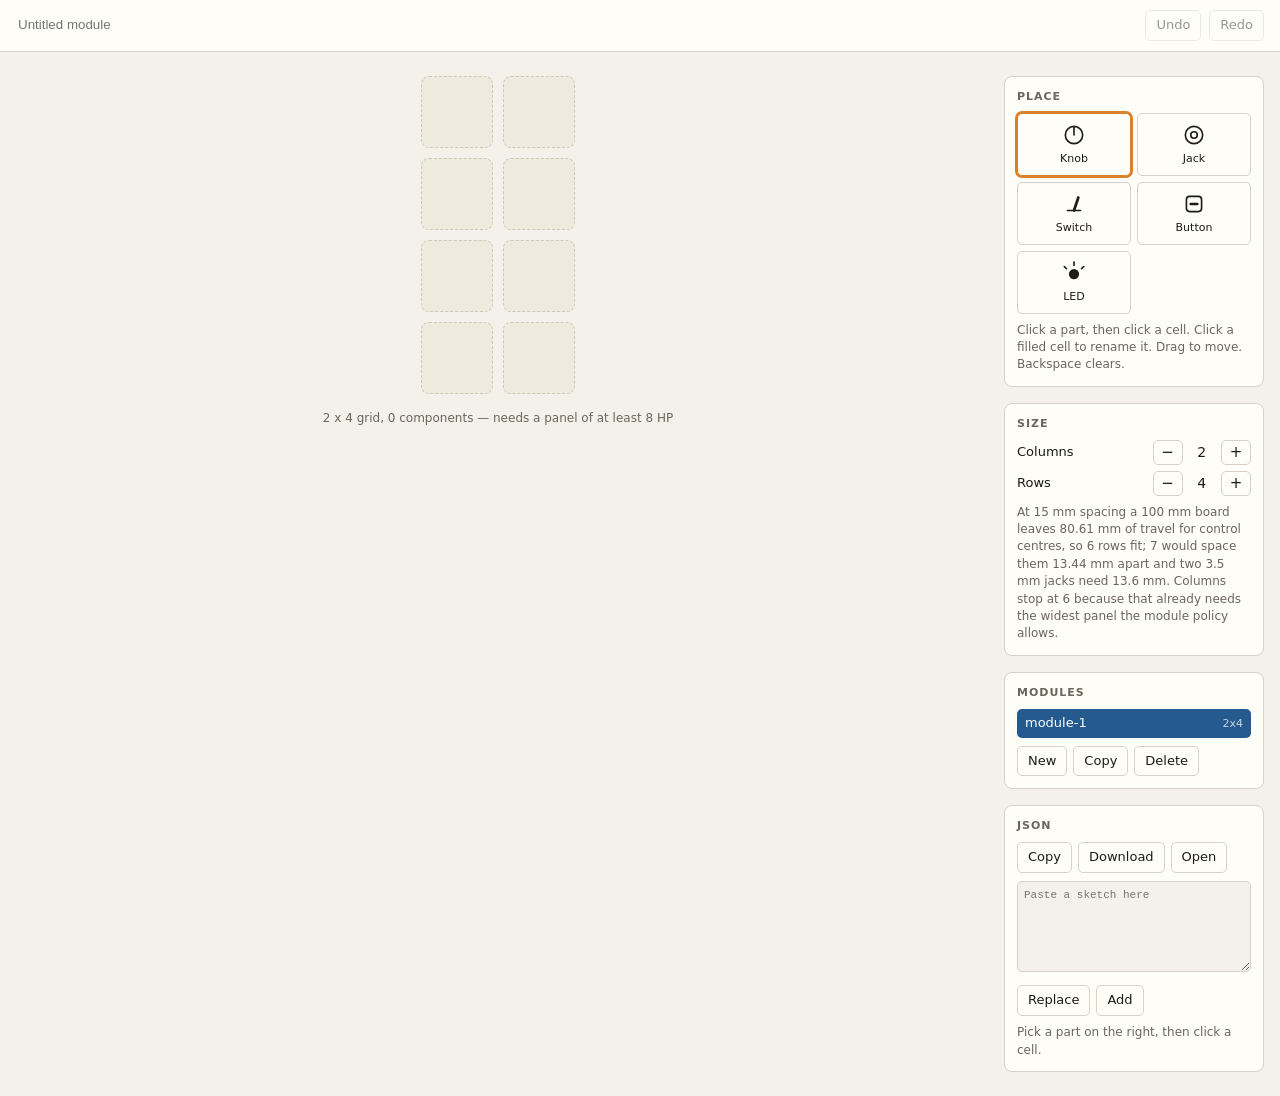
<file: sketcher/index.html>
<!DOCTYPE html>
<html lang="en">
<head>
<meta charset="utf-8">
<meta name="viewport" content="width=device-width, initial-scale=1">
<title>Module Sketcher</title>
<meta name="description" content="Sketch a module by putting knobs, jacks, switches and LEDs on a grid. Local file, no backend.">
<link rel="stylesheet" href="style.css">
<script src="catalogue.js"></script>
<script src="sketch-core.js"></script>
<script src="sketchbook.js"></script>
</head>
<body>
<header>
  <input type="text" id="name" placeholder="Untitled module" aria-label="Module name" autocomplete="off">
  <div class="spacer"></div>
  <button type="button" id="undo" title="Undo (Ctrl+Z)">Undo</button>
  <button type="button" id="redo" title="Redo (Ctrl+Y)">Redo</button>
</header>

<main>
  <section id="stage">
    <div id="grid" role="grid" aria-label="Module grid"></div>
    <p id="note"></p>
  </section>

  <aside>
    <div class="block">
      <h2>Place</h2>
      <div id="palette" class="palette"></div>
      <p class="hint">Click a part, then click a cell. Click a filled cell to
        rename it. Drag to move. Backspace clears.</p>
    </div>

    <div class="block">
      <h2>Size</h2>
      <div class="stepper">
        <span>Columns</span>
        <button type="button" id="col-less" aria-label="Fewer columns">&minus;</button>
        <output id="col-count">1</output>
        <button type="button" id="col-more" aria-label="More columns">+</button>
      </div>
      <div class="stepper">
        <span>Rows</span>
        <button type="button" id="row-less" aria-label="Fewer rows">&minus;</button>
        <output id="row-count">1</output>
        <button type="button" id="row-more" aria-label="More rows">+</button>
      </div>
      <p class="hint" id="limits"></p>
    </div>

    <div class="block">
      <h2>Modules</h2>
      <ul id="list"></ul>
      <div class="row">
        <button type="button" id="new">New</button>
        <button type="button" id="dup">Copy</button>
        <button type="button" id="del">Delete</button>
      </div>
    </div>

    <div class="block">
      <h2>JSON</h2>
      <div class="row">
        <button type="button" id="copy">Copy</button>
        <button type="button" id="download">Download</button>
        <label class="file">Open<input type="file" id="open" accept=".json,application/json"></label>
      </div>
      <textarea id="paste" rows="5" spellcheck="false" placeholder="Paste a sketch here"></textarea>
      <div class="row">
        <button type="button" id="import-replace">Replace</button>
        <button type="button" id="import-add">Add</button>
        <button type="button" id="handback" class="primary hidden">Send to agent</button>
      </div>
      <p class="hint" id="status"></p>
    </div>
  </aside>
</main>
<script src="sketcher.js"></script>
</body>
</html>
</file>
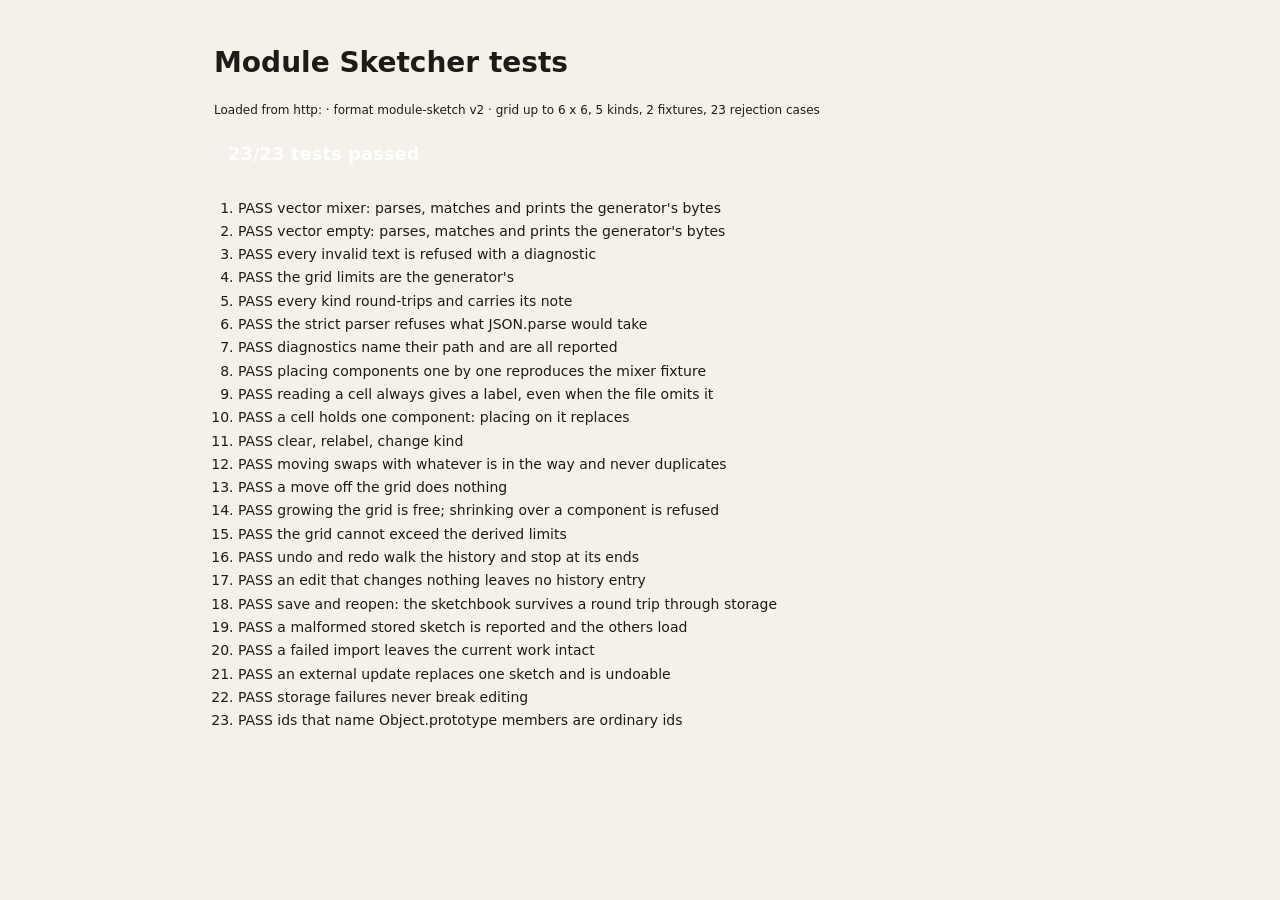
<file: sketcher/tests.html>
<!DOCTYPE html>
<html lang="en">
<head>
<meta charset="utf-8">
<meta name="viewport" content="width=device-width, initial-scale=1">
<title>Sketcher Tests</title>
<meta name="description" content="Runs the module sketcher's tests in a real browser, from a local file, against the vectors the generator wrote.">
<link rel="stylesheet" href="style.css">
<script src="catalogue.js"></script>
<script src="vectors.js"></script>
<script src="sketch-core.js"></script>
<script src="sketchbook.js"></script>
<script src="tests.js"></script>
<style>
  body { padding: 24px; max-width: 900px; margin: 0 auto; }
  #summary { font-size: 18px; font-weight: 600; margin: 12px 0 20px; padding: 10px 14px; border-radius: 6px; }
  #summary.ok { background: var(--note); color: #fff; }
  #summary.bad { background: var(--conflict); color: #fff; }
  ol { padding-left: 24px; }
  li { margin: 3px 0; }
  li.fail { color: var(--conflict); font-weight: 600; }
  li .why { display: block; font-weight: 400; font-family: ui-monospace, Consolas, monospace; font-size: 12px; white-space: pre-wrap; margin: 4px 0 8px 0; }
  .env { font-size: 12px; color: var(--ink-soft); }
</style>
</head>
<body>
<h1>Module Sketcher tests</h1>
<p class="env" id="env"></p>
<div id="summary">running…</div>
<ol id="results"></ol>
<script>
(function () {
  document.getElementById('env').textContent =
    'Loaded from ' + (location.protocol === 'file:' ? 'a local file (file://), which is how the sketcher is meant to be opened' : location.protocol)
    + ' · format ' + SKETCH_CATALOGUE.format + ' v' + SKETCH_CATALOGUE.version
    + ' · grid up to ' + SKETCH_CATALOGUE.maxColumns + ' x ' + SKETCH_CATALOGUE.maxRows
    + ', ' + SKETCH_CATALOGUE.kinds.length + ' kinds, ' + SKETCH_VECTORS.valid.length + ' fixtures, '
    + SKETCH_VECTORS.invalid.length + ' rejection cases';
  var r = runSketcherTests();
  var ok = r.passed === r.results.length;
  var sum = document.getElementById('summary');
  sum.className = ok ? 'ok' : 'bad';
  sum.textContent = r.passed + '/' + r.results.length + ' tests passed';
  var ol = document.getElementById('results');
  r.results.forEach(function (t) {
    var li = document.createElement('li');
    li.className = t.ok ? '' : 'fail';
    li.textContent = (t.ok ? 'PASS  ' : 'FAIL  ') + t.name;
    t.failures.forEach(function (f) {
      var s = document.createElement('span');
      s.className = 'why';
      s.textContent = f;
      li.appendChild(s);
    });
    ol.appendChild(li);
  });
  // so a headless run can read one value
  window.sketcherTestResult = { passed: r.passed, total: r.results.length, ok: ok };
  console.log('sketcher tests: ' + r.passed + '/' + r.results.length + (ok ? ' PASS' : ' FAIL'));
})();
</script>
</body>
</html>
</file>
<file: sketcher/style.css>
/* Module Sketcher. Plain CSS, no framework, works from file://. */
:root {
  --bg: #f4f1ea;
  --panel: #fffdf8;
  --ink: #1e1b16;
  --soft: #6b655c;
  --rule: #d8d2c6;
  --accent: #245a8d;
  --on-accent: #fff;
  --cell: #efeade;
  --cell-line: #cfc8ba;
  --mark: #2d2a25;
  --sel: #d9822b;
}
@media (prefers-color-scheme: dark) {
  :root:not([data-theme="light"]) {
    --bg: #17181b; --panel: #21232a; --ink: #ebe7df; --soft: #a9a39a; --rule: #3a3d47;
    --accent: #6ea8dc; --on-accent: #0b1a2a; --cell: #2a2d35; --cell-line: #474b57;
    --mark: #f2eee6; --sel: #ffa552;
  }
}

* { box-sizing: border-box; }
html, body { margin: 0; min-height: 100%; }
body {
  background: var(--bg); color: var(--ink);
  font: 14px/1.45 system-ui, -apple-system, "Segoe UI", Roboto, sans-serif;
}
h2 {
  font-size: 11px; margin: 0 0 8px; text-transform: uppercase;
  letter-spacing: 0.09em; color: var(--soft); font-weight: 600;
}
p { margin: 8px 0 0; }
.hint { color: var(--soft); font-size: 12px; }
.hidden { display: none !important; }

header {
  display: flex; align-items: center; gap: 8px;
  padding: 10px 16px; border-bottom: 1px solid var(--rule); background: var(--panel);
}
header .spacer { flex: 1; }
header input {
  font: 600 16px/1.2 inherit; color: var(--ink); background: transparent;
  border: none; border-bottom: 1px solid transparent; padding: 4px 2px; min-width: 12em;
}
header input:hover { border-bottom-color: var(--rule); }
header input:focus { outline: none; border-bottom-color: var(--accent); }

main { display: flex; align-items: flex-start; gap: 24px; padding: 24px 16px; flex-wrap: wrap; }
#stage { flex: 1 1 320px; display: flex; flex-direction: column; align-items: center; }
aside { flex: 0 0 260px; display: flex; flex-direction: column; gap: 16px; }
.block { background: var(--panel); border: 1px solid var(--rule); border-radius: 8px; padding: 12px; }

/* The grid */
#grid { display: grid; gap: 10px; }
.cell {
  width: 72px; height: 72px; border-radius: 8px;
  background: var(--cell); border: 1px dashed var(--cell-line);
  display: flex; flex-direction: column; align-items: center; justify-content: center;
  gap: 4px; cursor: pointer; padding: 4px; position: relative;
  color: var(--mark); font: inherit;
}
.cell:hover { border-color: var(--accent); }
.cell:focus-visible { outline: 2px solid var(--accent); outline-offset: 2px; }
.cell.filled { border-style: solid; background: var(--panel); }
.cell.selected { border-color: var(--sel); box-shadow: 0 0 0 2px var(--sel); }
.cell.dragging { opacity: 0.4; }
.cell.dropzone { border-color: var(--accent); background: var(--panel); }
.cell svg { width: 34px; height: 34px; flex: none; }
.cell .tag {
  font-size: 10px; letter-spacing: 0.06em; text-transform: uppercase;
  text-align: center; line-height: 1.15; max-width: 100%;
  overflow: hidden; text-overflow: ellipsis; white-space: nowrap;
}
.cell input {
  font: 10px/1.2 inherit; letter-spacing: 0.06em; text-transform: uppercase;
  text-align: center; width: 100%; border: 1px solid var(--accent); border-radius: 3px;
  background: var(--bg); color: var(--ink); padding: 1px 2px;
}
#note { color: var(--soft); font-size: 12px; margin-top: 16px; text-align: center; }

/* Palette */
.palette { display: grid; grid-template-columns: 1fr 1fr; gap: 6px; }
.palette button {
  display: flex; flex-direction: column; align-items: center; gap: 3px; padding: 8px 4px;
  font-size: 11px;
}
.palette button svg { width: 26px; height: 26px; }
.palette button[aria-pressed="true"] { border-color: var(--sel); box-shadow: 0 0 0 2px var(--sel); }

/* Steppers */
.stepper { display: flex; align-items: center; gap: 8px; margin: 6px 0; }
.stepper span { flex: 1; font-size: 13px; }
.stepper output { min-width: 1.6em; text-align: center; font-variant-numeric: tabular-nums; }
.stepper button { width: 30px; padding: 4px 0; font-size: 15px; line-height: 1; }

/* Controls */
button, .file {
  font: inherit; font-size: 13px; color: var(--ink); background: var(--panel);
  border: 1px solid var(--rule); border-radius: 5px; padding: 5px 10px; cursor: pointer;
}
button:hover:not(:disabled), .file:hover { border-color: var(--accent); }
button:disabled { opacity: 0.45; cursor: default; }
button.primary { background: var(--accent); color: var(--on-accent); border-color: var(--accent); }
.file { display: inline-block; position: relative; overflow: hidden; }
.file input { position: absolute; inset: 0; opacity: 0; cursor: pointer; }
.row { display: flex; gap: 6px; flex-wrap: wrap; margin-top: 8px; }
textarea {
  width: 100%; margin-top: 8px; font: 11px/1.4 ui-monospace, Consolas, monospace;
  color: var(--ink); background: var(--bg); border: 1px solid var(--rule);
  border-radius: 5px; padding: 6px; resize: vertical;
}

/* Module list */
#list { list-style: none; margin: 0; padding: 0; }
#list li {
  display: flex; gap: 6px; align-items: baseline; padding: 5px 8px;
  border-radius: 5px; cursor: pointer; font-size: 13px;
}
#list li:hover { background: var(--bg); }
#list li[aria-current="true"] { background: var(--accent); color: var(--on-accent); }
#list li .size { margin-left: auto; font-size: 11px; opacity: 0.75; }
#list li input { font: inherit; width: 100%; border: 1px solid var(--accent); border-radius: 3px; padding: 1px 4px; background: var(--bg); color: var(--ink); }

@media (max-width: 720px) {
  main { flex-direction: column; padding: 16px; }
  aside { flex: 1 1 auto; width: 100%; }
  .cell { width: 60px; height: 60px; }
}
</file>
